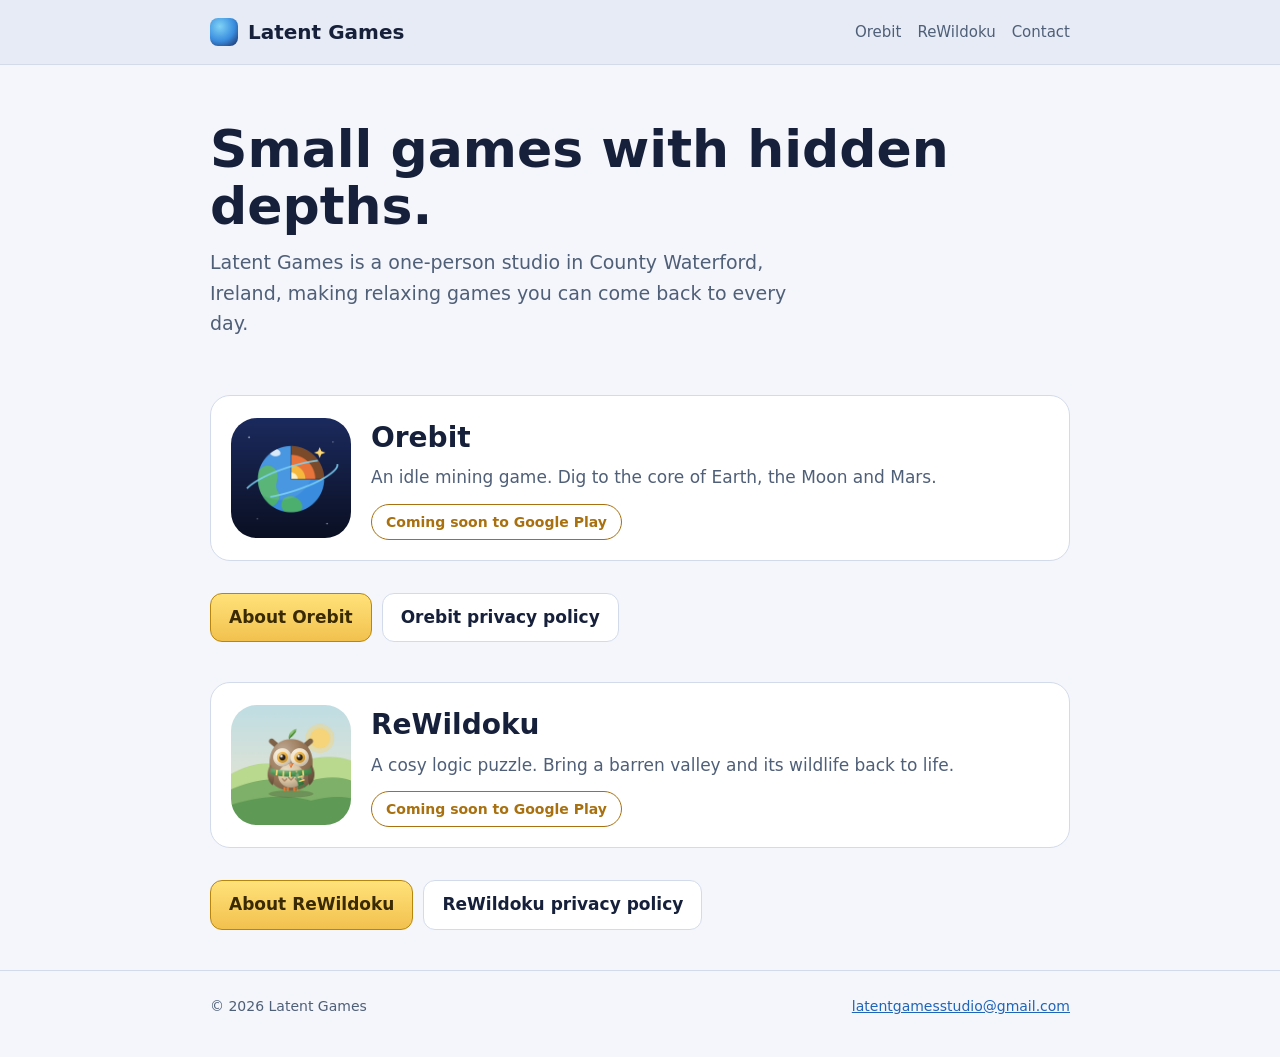
<file: index.html>
<!doctype html>
<html lang="en">
<head>
<meta charset="utf-8">
<meta name="viewport" content="width=device-width, initial-scale=1">
<title>Latent Games</title>
<meta name="description" content="Latent Games is a one-person game studio in Ireland. We make Orebit, an idle mining game across Earth, the Moon and Mars, and ReWildoku, a cosy rewilding logic puzzle.">
<link rel="icon" href="favicon.png">
<link rel="stylesheet" href="assets/style.css">
</head>
<body>
<header class="top"><div class="wrap">
  <a class="brand" href="./"><i></i>Latent Games</a>
  <nav><a href="orebit/">Orebit</a><a href="rewildoku/">ReWildoku</a><a href="mailto:latentgamesstudio@gmail.com">Contact</a></nav>
</div></header>
<main class="wrap">
  <section class="hero">
    <h1>Small games with hidden depths.</h1>
    <p>Latent Games is a one-person studio in County Waterford, Ireland, making relaxing games you can come back to every day.</p>
  </section>
  <section class="game">
    <img class="icon" src="assets/orebit-icon.png" alt="Orebit app icon: Earth with a slice cut away showing its glowing layers">
    <div>
      <h2>Orebit</h2>
      <p>An idle mining game. Dig to the core of Earth, the Moon and Mars.</p>
      <span class="badge">Coming soon to Google Play</span>
    </div>
  </section>
  <div class="links">
    <a class="btn gold" href="orebit/">About Orebit</a>
    <a class="btn" href="orebit/privacy/">Orebit privacy policy</a>
  </div>
  <section class="game">
    <img class="icon" src="assets/rewildoku-icon.png" alt="ReWildoku app icon: Hazel the owl in a green scarf on a sunny hillside">
    <div>
      <h2>ReWildoku</h2>
      <p>A cosy logic puzzle. Bring a barren valley and its wildlife back to life.</p>
      <span class="badge">Coming soon to Google Play</span>
    </div>
  </section>
  <div class="links">
    <a class="btn gold" href="rewildoku/">About ReWildoku</a>
    <a class="btn" href="rewildoku/privacy/">ReWildoku privacy policy</a>
  </div>
</main>
<footer><div class="wrap"><span>© 2026 Latent Games</span><a href="mailto:latentgamesstudio@gmail.com">latentgamesstudio@gmail.com</a></div></footer>
</body>
</html>
</file>
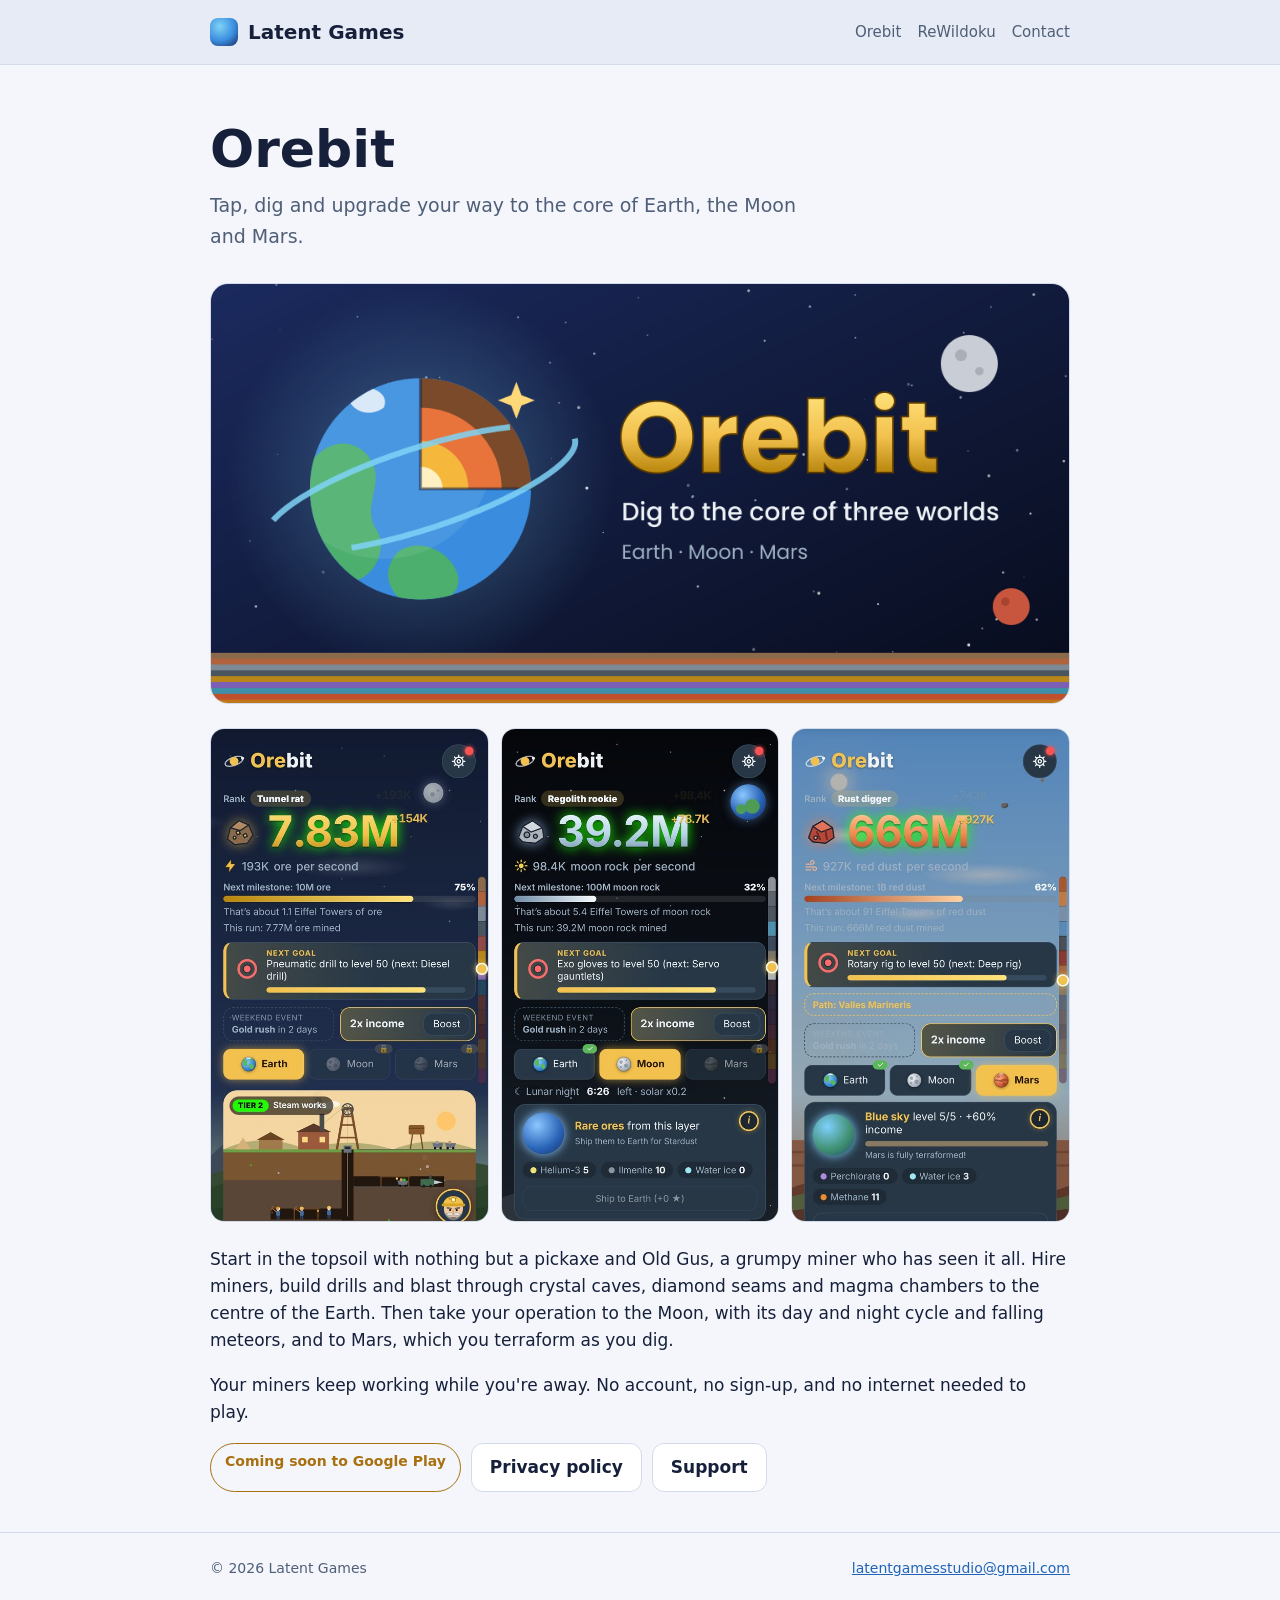
<file: orebit/index.html>
<!doctype html>
<html lang="en">
<head>
<meta charset="utf-8">
<meta name="viewport" content="width=device-width, initial-scale=1">
<title>Orebit · Latent Games</title>
<meta name="description" content="Orebit is an idle mining game. Tap, dig and upgrade your way to the core of Earth, the Moon and Mars.">
<link rel="icon" href="../favicon.png">
<link rel="stylesheet" href="../assets/style.css">
</head>
<body>
<header class="top"><div class="wrap">
  <a class="brand" href="../"><i></i>Latent Games</a>
  <nav><a href="./">Orebit</a><a href="../rewildoku/">ReWildoku</a><a href="mailto:latentgamesstudio@gmail.com">Contact</a></nav>
</div></header>
<main class="wrap">
  <section class="hero">
    <h1>Orebit</h1>
    <p>Tap, dig and upgrade your way to the core of Earth, the Moon and Mars.</p>
  </section>
  <img class="banner" src="../assets/orebit-banner.png" alt="Orebit: dig to the core of three worlds">
  <div class="shots">
    <img src="../assets/01-earth-crystal.jpg" alt="Digging through the crystal caves on Earth" loading="lazy">
    <img src="../assets/03-moon.jpg" alt="Mining the Moon at lunar night" loading="lazy">
    <img src="../assets/04-mars.jpg" alt="A terraformed Mars" loading="lazy">
  </div>
  <p>Start in the topsoil with nothing but a pickaxe and Old Gus, a grumpy miner who has seen it all. Hire miners, build drills and blast through crystal caves, diamond seams and magma chambers to the centre of the Earth. Then take your operation to the Moon, with its day and night cycle and falling meteors, and to Mars, which you terraform as you dig.</p>
  <p>Your miners keep working while you're away. No account, no sign-up, and no internet needed to play.</p>
  <div class="links">
    <span class="badge">Coming soon to Google Play</span>
    <a class="btn" href="privacy/">Privacy policy</a>
    <a class="btn" href="mailto:latentgamesstudio@gmail.com?subject=Orebit">Support</a>
  </div>
</main>
<footer><div class="wrap"><span>© 2026 Latent Games</span><a href="mailto:latentgamesstudio@gmail.com">latentgamesstudio@gmail.com</a></div></footer>
</body>
</html>
</file>
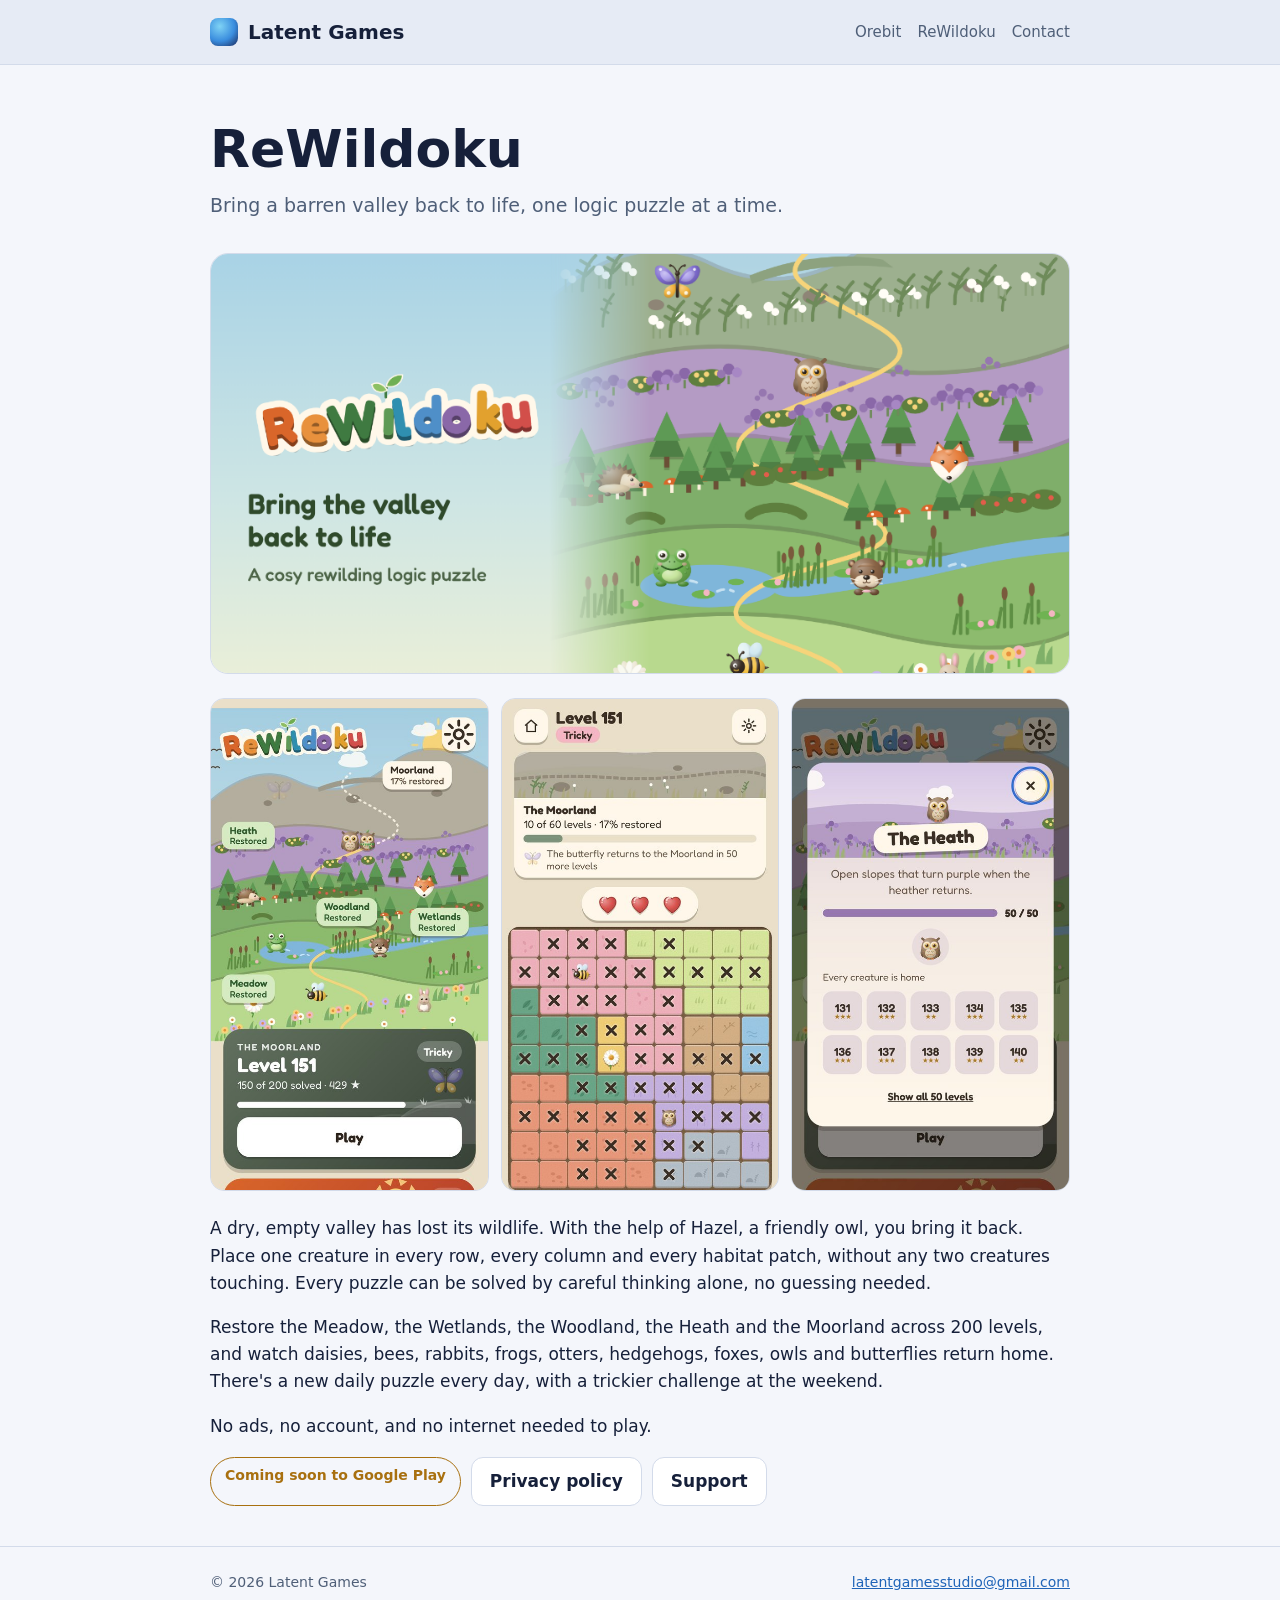
<file: rewildoku/index.html>
<!doctype html>
<html lang="en">
<head>
<meta charset="utf-8">
<meta name="viewport" content="width=device-width, initial-scale=1">
<title>ReWildoku · Latent Games</title>
<meta name="description" content="ReWildoku is a cosy rewilding logic puzzle. Solve puzzles to bring a barren valley and its wildlife back to life.">
<link rel="icon" href="../favicon.png">
<link rel="stylesheet" href="../assets/style.css">
</head>
<body>
<header class="top"><div class="wrap">
  <a class="brand" href="../"><i></i>Latent Games</a>
  <nav><a href="../orebit/">Orebit</a><a href="./">ReWildoku</a><a href="mailto:latentgamesstudio@gmail.com">Contact</a></nav>
</div></header>
<main class="wrap">
  <section class="hero">
    <h1>ReWildoku</h1>
    <p>Bring a barren valley back to life, one logic puzzle at a time.</p>
  </section>
  <img class="banner" src="../assets/rewildoku-banner.png" alt="ReWildoku: bring the valley back to life">
  <div class="shots">
    <img src="../assets/rw-01-valley.jpg" alt="The valley map, with the Meadow, Wetlands and Woodland restored" loading="lazy">
    <img src="../assets/rw-02-puzzle.jpg" alt="A 9 by 9 puzzle in progress on the Moorland" loading="lazy">
    <img src="../assets/rw-03-heath.jpg" alt="The Heath fully restored, with its owl back home" loading="lazy">
  </div>
  <p>A dry, empty valley has lost its wildlife. With the help of Hazel, a friendly owl, you bring it back. Place one creature in every row, every column and every habitat patch, without any two creatures touching. Every puzzle can be solved by careful thinking alone, no guessing needed.</p>
  <p>Restore the Meadow, the Wetlands, the Woodland, the Heath and the Moorland across 200 levels, and watch daisies, bees, rabbits, frogs, otters, hedgehogs, foxes, owls and butterflies return home. There's a new daily puzzle every day, with a trickier challenge at the weekend.</p>
  <p>No ads, no account, and no internet needed to play.</p>
  <div class="links">
    <span class="badge">Coming soon to Google Play</span>
    <a class="btn" href="privacy/">Privacy policy</a>
    <a class="btn" href="mailto:latentgamesstudio@gmail.com?subject=ReWildoku">Support</a>
  </div>
</main>
<footer><div class="wrap"><span>© 2026 Latent Games</span><a href="mailto:latentgamesstudio@gmail.com">latentgamesstudio@gmail.com</a></div></footer>
</body>
</html>
</file>
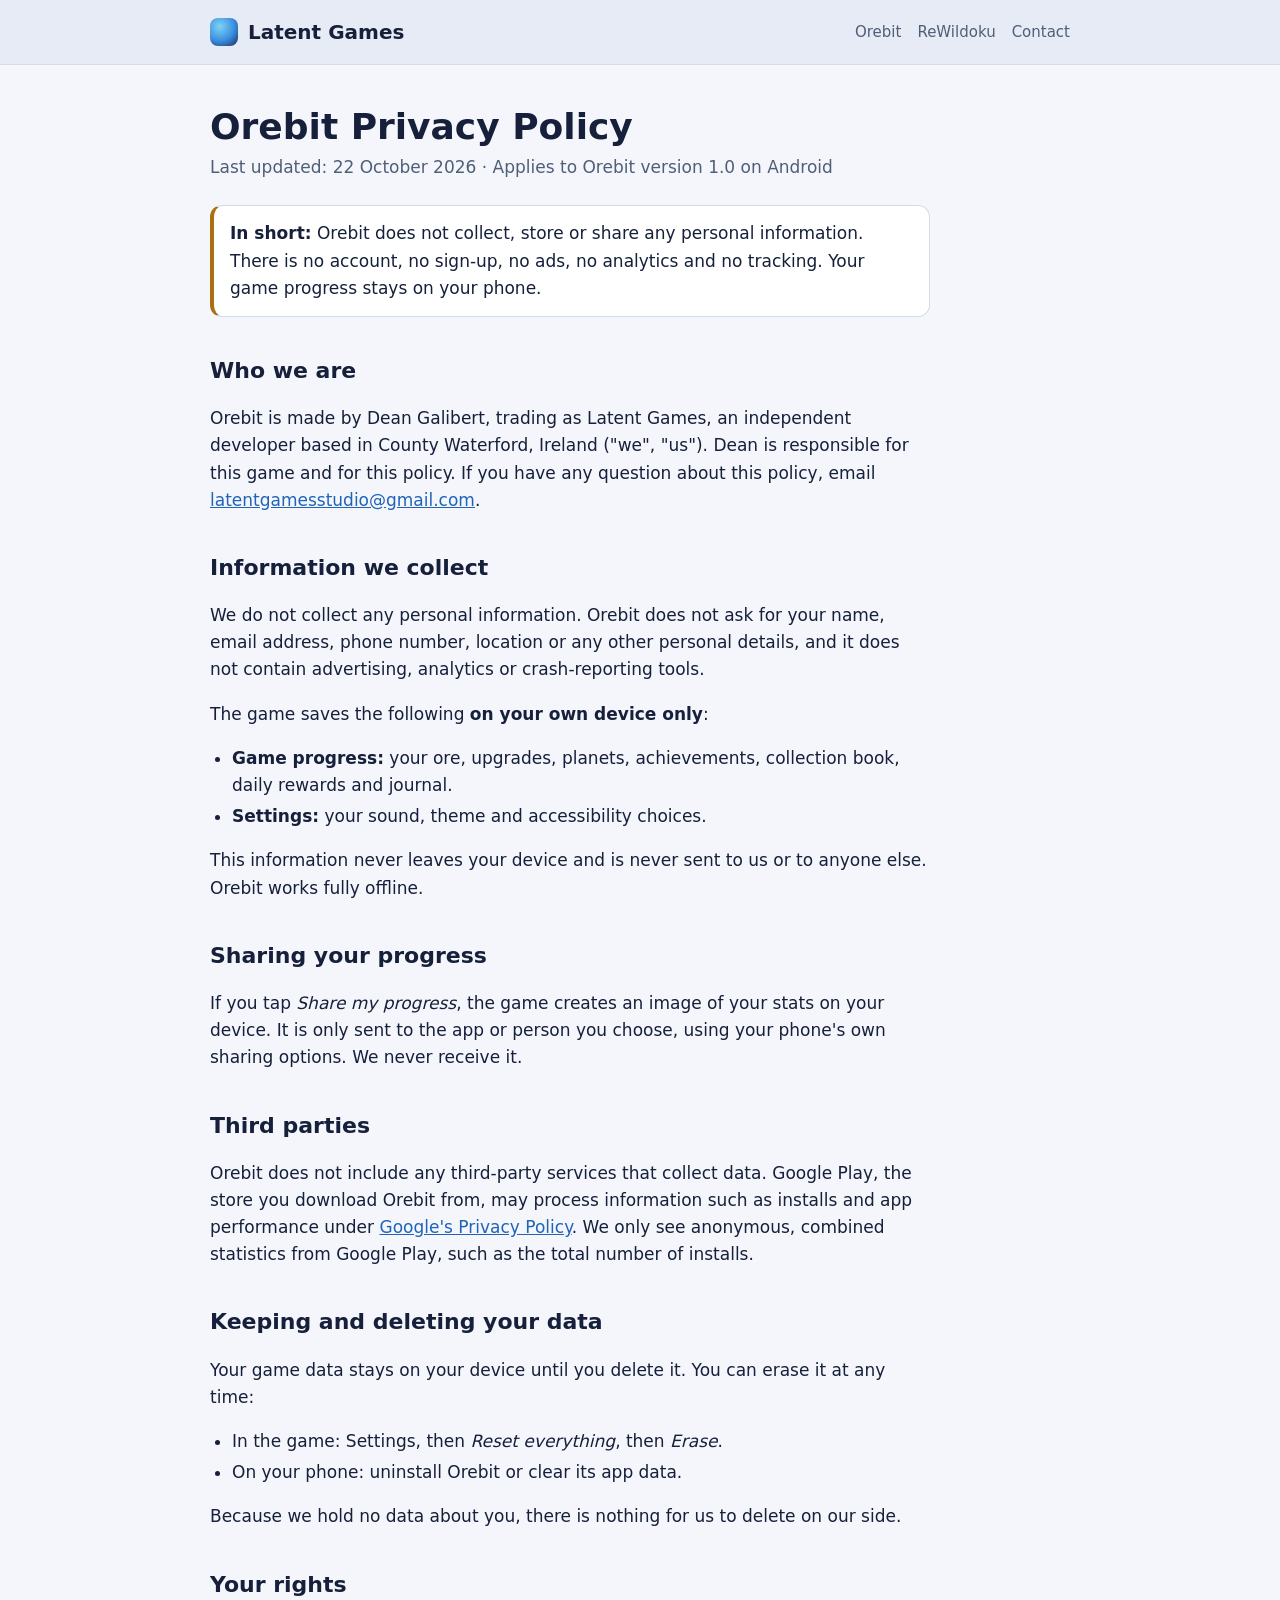
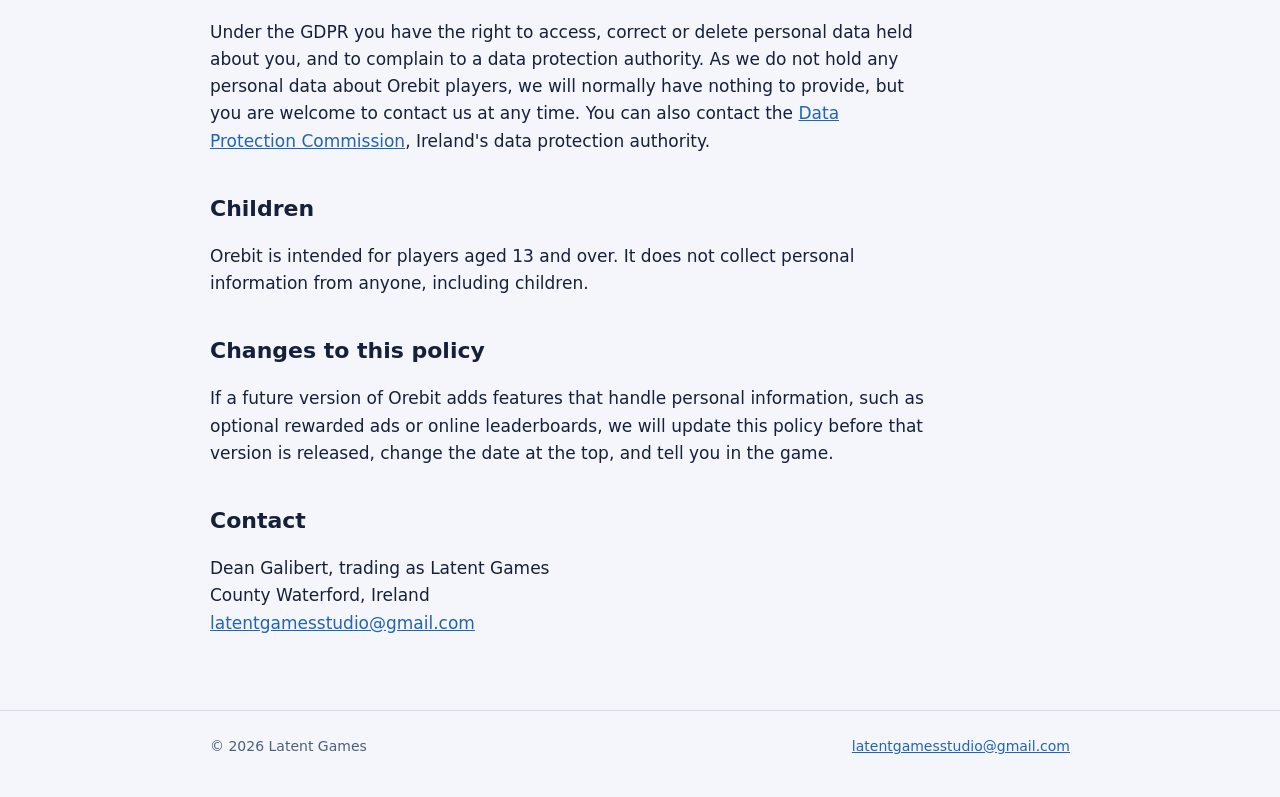
<file: orebit/privacy/index.html>
<!doctype html>
<html lang="en">
<head>
<meta charset="utf-8">
<meta name="viewport" content="width=device-width, initial-scale=1">
<title>Orebit Privacy Policy · Latent Games</title>
<meta name="description" content="How the Orebit game handles your information.">
<link rel="icon" href="../../favicon.png">
<link rel="stylesheet" href="../../assets/style.css">
</head>
<body>
<header class="top"><div class="wrap">
  <a class="brand" href="../../"><i></i>Latent Games</a>
  <nav><a href="../">Orebit</a><a href="../../rewildoku/">ReWildoku</a><a href="mailto:latentgamesstudio@gmail.com">Contact</a></nav>
</div></header>
<main class="wrap">
<article>
  <h1>Orebit Privacy Policy</h1>
  <p class="meta">Last updated: 22 October 2026 · Applies to Orebit version 1.0 on Android</p>

  <div class="note"><strong>In short:</strong> Orebit does not collect, store or share any personal information. There is no account, no sign-up, no ads, no analytics and no tracking. Your game progress stays on your phone.</div>

  <h2>Who we are</h2>
  <p>Orebit is made by Dean Galibert, trading as Latent Games, an independent developer based in County Waterford, Ireland ("we", "us"). Dean is responsible for this game and for this policy. If you have any question about this policy, email <a href="mailto:latentgamesstudio@gmail.com">latentgamesstudio@gmail.com</a>.</p>

  <h2>Information we collect</h2>
  <p>We do not collect any personal information. Orebit does not ask for your name, email address, phone number, location or any other personal details, and it does not contain advertising, analytics or crash-reporting tools.</p>
  <p>The game saves the following <strong>on your own device only</strong>:</p>
  <ul>
    <li><strong>Game progress:</strong> your ore, upgrades, planets, achievements, collection book, daily rewards and journal.</li>
    <li><strong>Settings:</strong> your sound, theme and accessibility choices.</li>
  </ul>
  <p>This information never leaves your device and is never sent to us or to anyone else. Orebit works fully offline.</p>

  <h2>Sharing your progress</h2>
  <p>If you tap <em>Share my progress</em>, the game creates an image of your stats on your device. It is only sent to the app or person you choose, using your phone's own sharing options. We never receive it.</p>

  <h2>Third parties</h2>
  <p>Orebit does not include any third-party services that collect data. Google Play, the store you download Orebit from, may process information such as installs and app performance under <a href="https://policies.google.com/privacy">Google's Privacy Policy</a>. We only see anonymous, combined statistics from Google Play, such as the total number of installs.</p>

  <h2>Keeping and deleting your data</h2>
  <p>Your game data stays on your device until you delete it. You can erase it at any time:</p>
  <ul>
    <li>In the game: Settings, then <em>Reset everything</em>, then <em>Erase</em>.</li>
    <li>On your phone: uninstall Orebit or clear its app data.</li>
  </ul>
  <p>Because we hold no data about you, there is nothing for us to delete on our side.</p>

  <h2>Your rights</h2>
  <p>Under the GDPR you have the right to access, correct or delete personal data held about you, and to complain to a data protection authority. As we do not hold any personal data about Orebit players, we will normally have nothing to provide, but you are welcome to contact us at any time. You can also contact the <a href="https://www.dataprotection.ie">Data Protection Commission</a>, Ireland's data protection authority.</p>

  <h2>Children</h2>
  <p>Orebit is intended for players aged 13 and over. It does not collect personal information from anyone, including children.</p>

  <h2>Changes to this policy</h2>
  <p>If a future version of Orebit adds features that handle personal information, such as optional rewarded ads or online leaderboards, we will update this policy before that version is released, change the date at the top, and tell you in the game.</p>

  <h2>Contact</h2>
  <p>Dean Galibert, trading as Latent Games<br>County Waterford, Ireland<br><a href="mailto:latentgamesstudio@gmail.com">latentgamesstudio@gmail.com</a></p>
</article>
</main>
<footer><div class="wrap"><span>© 2026 Latent Games</span><a href="mailto:latentgamesstudio@gmail.com">latentgamesstudio@gmail.com</a></div></footer>
</body>
</html>
</file>
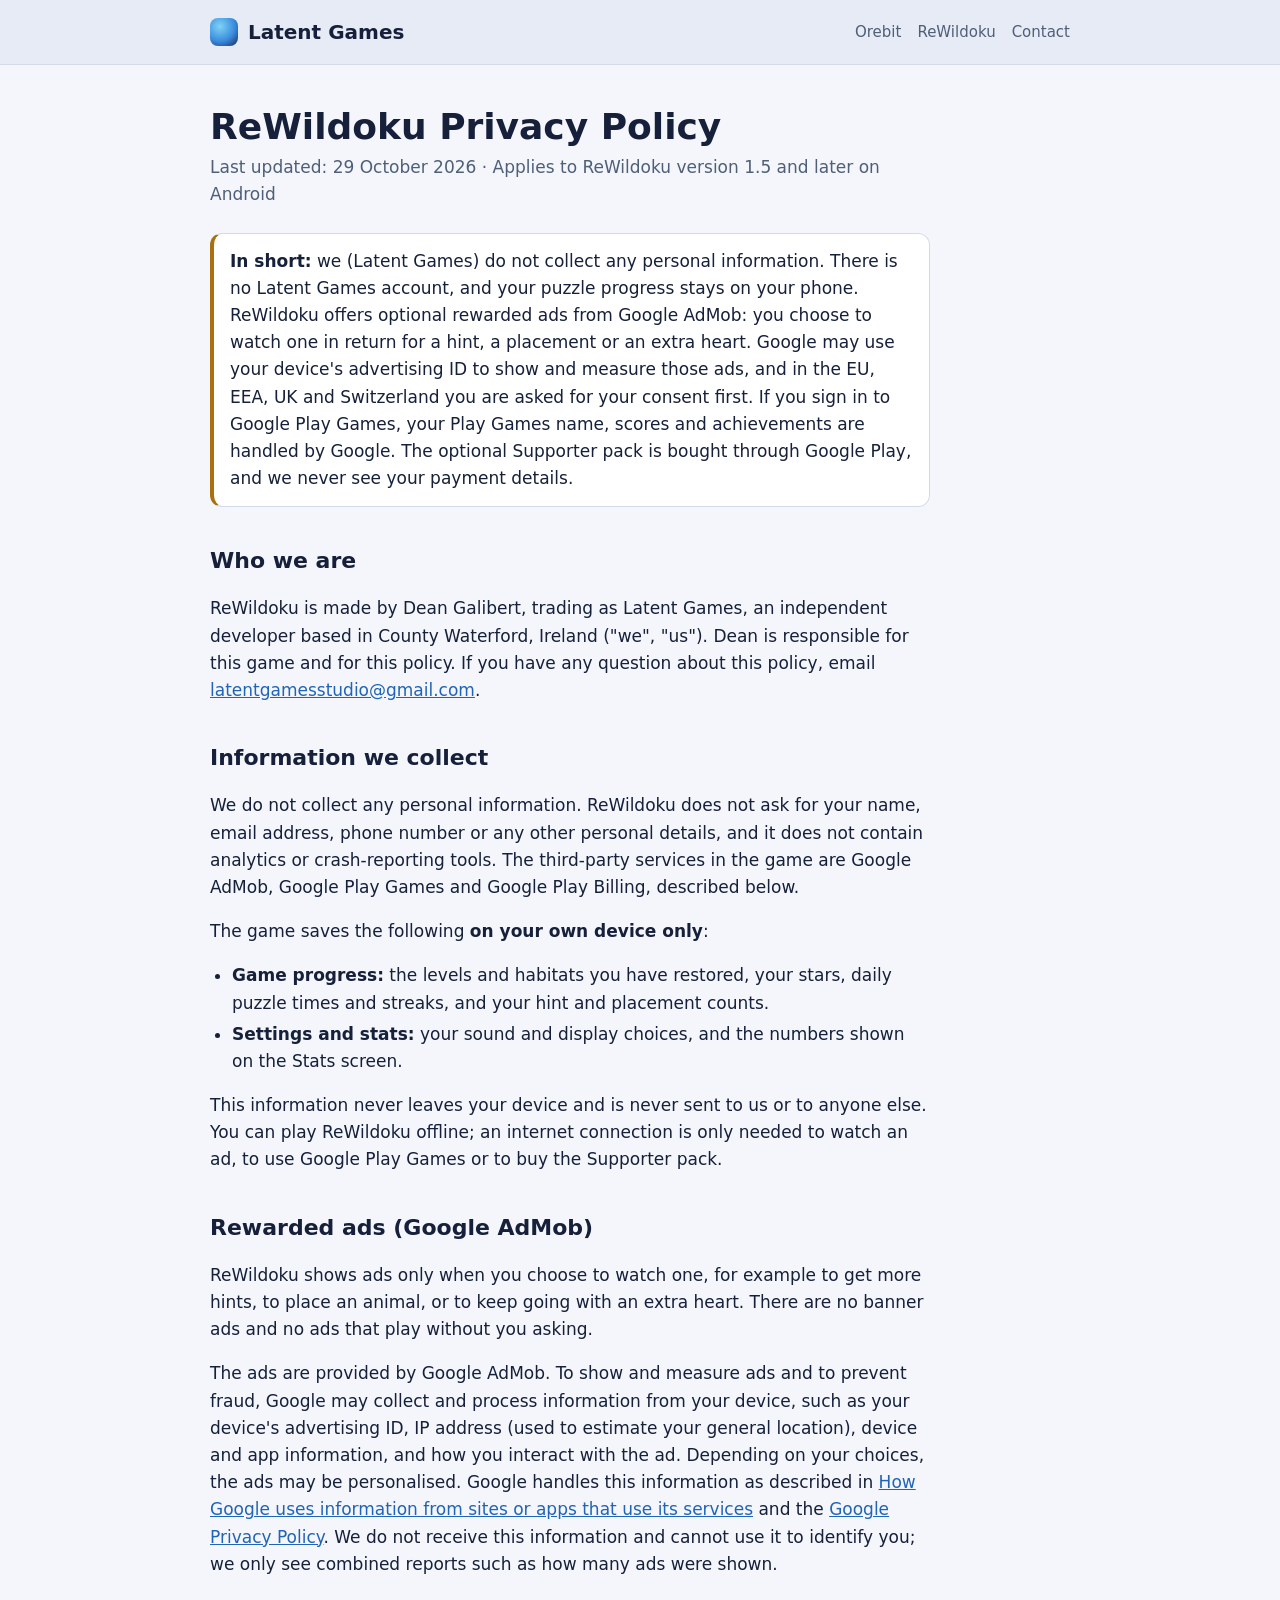
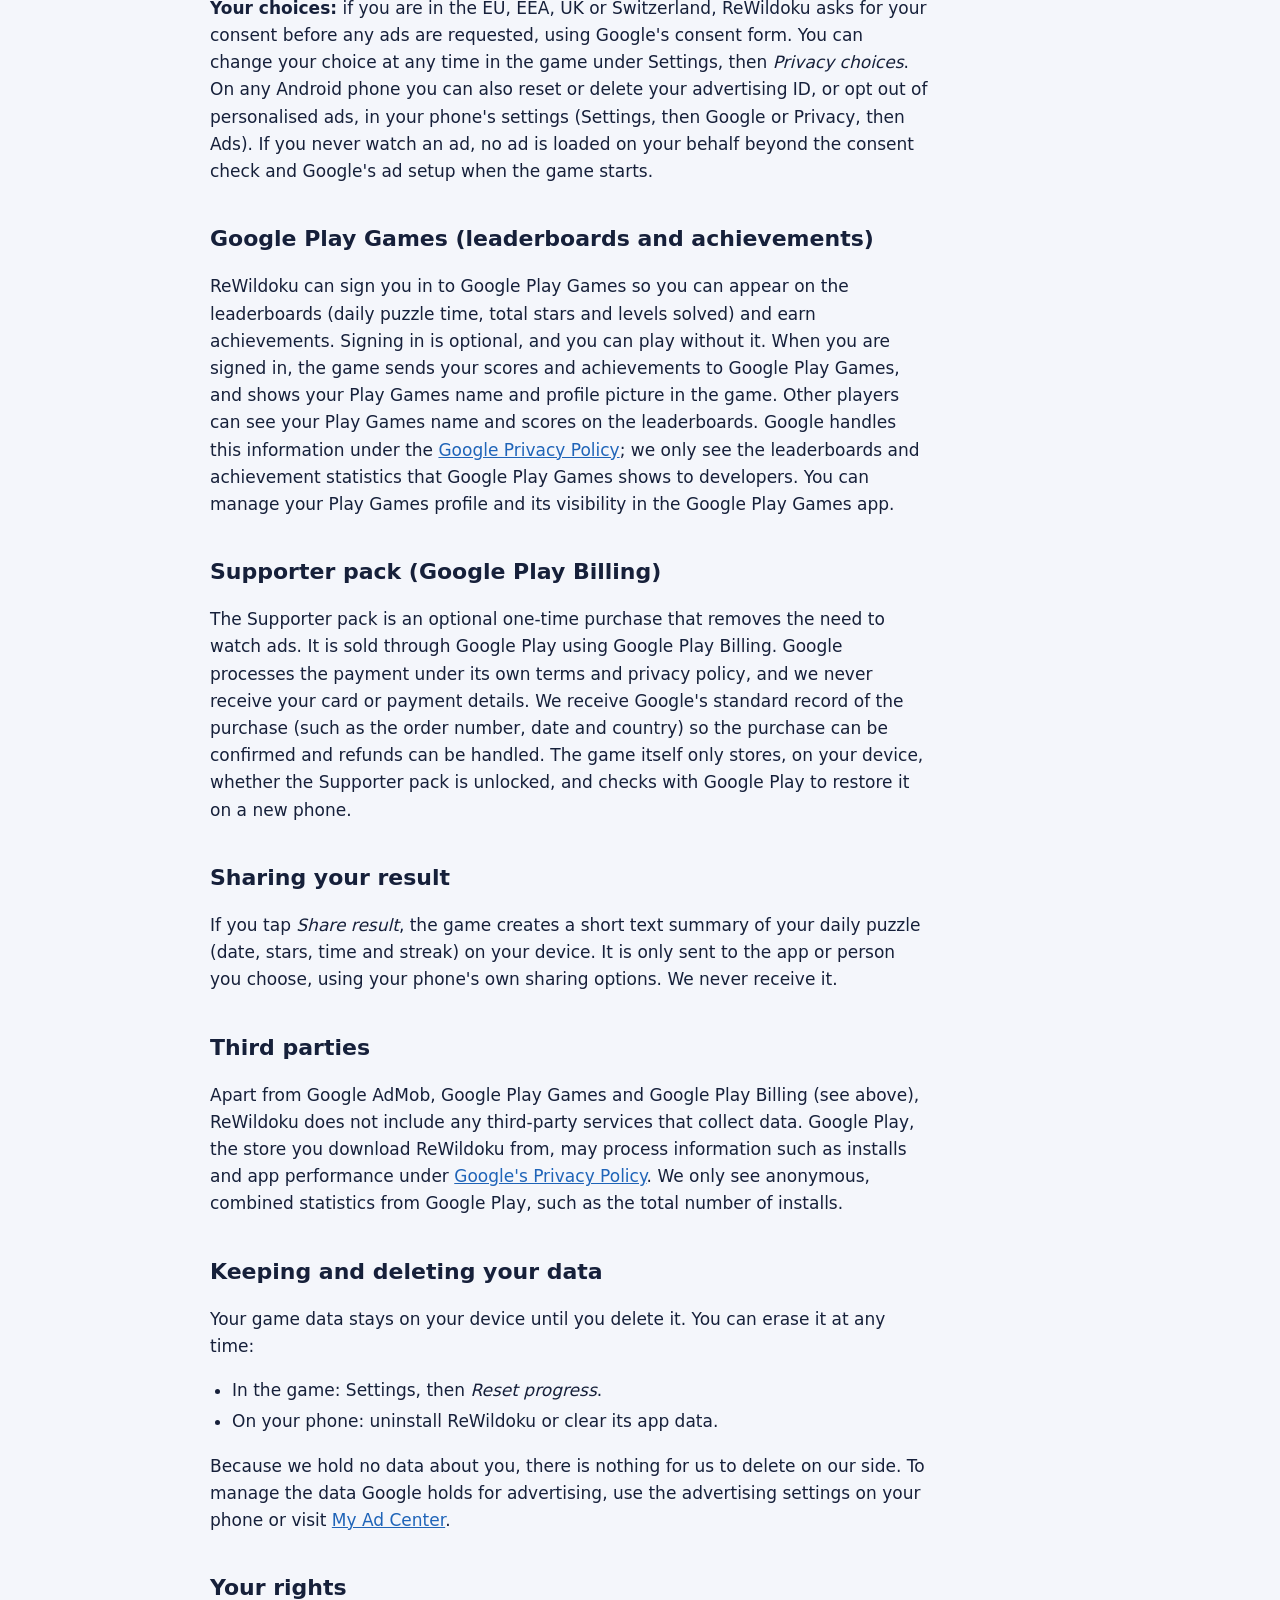
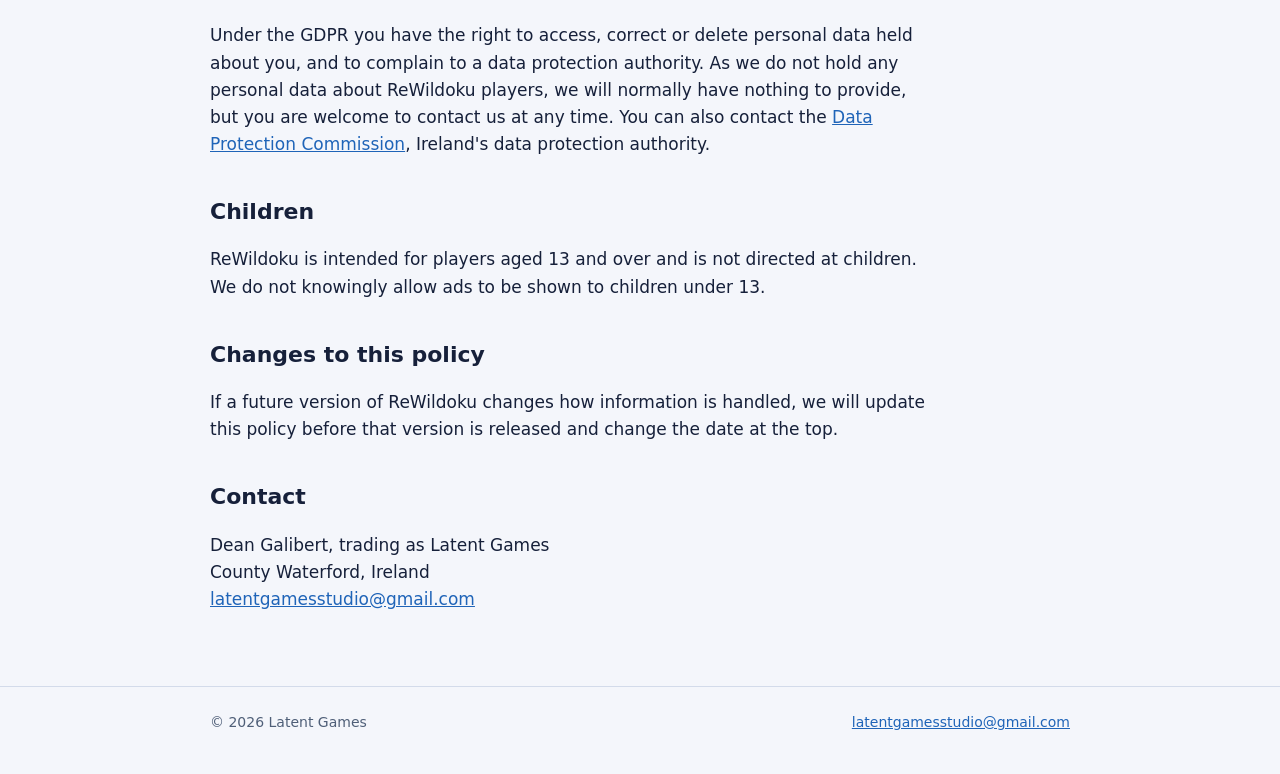
<file: rewildoku/privacy/index.html>
<!doctype html>
<html lang="en">
<head>
<meta charset="utf-8">
<meta name="viewport" content="width=device-width, initial-scale=1">
<title>ReWildoku Privacy Policy · Latent Games</title>
<meta name="description" content="How the ReWildoku game handles your information.">
<link rel="icon" href="../../favicon.png">
<link rel="stylesheet" href="../../assets/style.css">
</head>
<body>
<header class="top"><div class="wrap">
  <a class="brand" href="../../"><i></i>Latent Games</a>
  <nav><a href="../../orebit/">Orebit</a><a href="../">ReWildoku</a><a href="mailto:latentgamesstudio@gmail.com">Contact</a></nav>
</div></header>
<main class="wrap">
<article>
  <h1>ReWildoku Privacy Policy</h1>
  <p class="meta">Last updated: 29 October 2026 · Applies to ReWildoku version 1.5 and later on Android</p>

  <div class="note"><strong>In short:</strong> we (Latent Games) do not collect any personal information. There is no Latent Games account, and your puzzle progress stays on your phone. ReWildoku offers optional rewarded ads from Google AdMob: you choose to watch one in return for a hint, a placement or an extra heart. Google may use your device's advertising ID to show and measure those ads, and in the EU, EEA, UK and Switzerland you are asked for your consent first. If you sign in to Google Play Games, your Play Games name, scores and achievements are handled by Google. The optional Supporter pack is bought through Google Play, and we never see your payment details.</div>

  <h2>Who we are</h2>
  <p>ReWildoku is made by Dean Galibert, trading as Latent Games, an independent developer based in County Waterford, Ireland ("we", "us"). Dean is responsible for this game and for this policy. If you have any question about this policy, email <a href="mailto:latentgamesstudio@gmail.com">latentgamesstudio@gmail.com</a>.</p>

  <h2>Information we collect</h2>
  <p>We do not collect any personal information. ReWildoku does not ask for your name, email address, phone number or any other personal details, and it does not contain analytics or crash-reporting tools. The third-party services in the game are Google AdMob, Google Play Games and Google Play Billing, described below.</p>
  <p>The game saves the following <strong>on your own device only</strong>:</p>
  <ul>
    <li><strong>Game progress:</strong> the levels and habitats you have restored, your stars, daily puzzle times and streaks, and your hint and placement counts.</li>
    <li><strong>Settings and stats:</strong> your sound and display choices, and the numbers shown on the Stats screen.</li>
  </ul>
  <p>This information never leaves your device and is never sent to us or to anyone else. You can play ReWildoku offline; an internet connection is only needed to watch an ad, to use Google Play Games or to buy the Supporter pack.</p>

  <h2>Rewarded ads (Google AdMob)</h2>
  <p>ReWildoku shows ads only when you choose to watch one, for example to get more hints, to place an animal, or to keep going with an extra heart. There are no banner ads and no ads that play without you asking.</p>
  <p>The ads are provided by Google AdMob. To show and measure ads and to prevent fraud, Google may collect and process information from your device, such as your device's advertising ID, IP address (used to estimate your general location), device and app information, and how you interact with the ad. Depending on your choices, the ads may be personalised. Google handles this information as described in <a href="https://policies.google.com/technologies/ads">How Google uses information from sites or apps that use its services</a> and the <a href="https://policies.google.com/privacy">Google Privacy Policy</a>. We do not receive this information and cannot use it to identify you; we only see combined reports such as how many ads were shown.</p>
  <p><strong>Your choices:</strong> if you are in the EU, EEA, UK or Switzerland, ReWildoku asks for your consent before any ads are requested, using Google's consent form. You can change your choice at any time in the game under Settings, then <em>Privacy choices</em>. On any Android phone you can also reset or delete your advertising ID, or opt out of personalised ads, in your phone's settings (Settings, then Google or Privacy, then Ads). If you never watch an ad, no ad is loaded on your behalf beyond the consent check and Google's ad setup when the game starts.</p>

  <h2>Google Play Games (leaderboards and achievements)</h2>
  <p>ReWildoku can sign you in to Google Play Games so you can appear on the leaderboards (daily puzzle time, total stars and levels solved) and earn achievements. Signing in is optional, and you can play without it. When you are signed in, the game sends your scores and achievements to Google Play Games, and shows your Play Games name and profile picture in the game. Other players can see your Play Games name and scores on the leaderboards. Google handles this information under the <a href="https://policies.google.com/privacy">Google Privacy Policy</a>; we only see the leaderboards and achievement statistics that Google Play Games shows to developers. You can manage your Play Games profile and its visibility in the Google Play Games app.</p>

  <h2>Supporter pack (Google Play Billing)</h2>
  <p>The Supporter pack is an optional one-time purchase that removes the need to watch ads. It is sold through Google Play using Google Play Billing. Google processes the payment under its own terms and privacy policy, and we never receive your card or payment details. We receive Google's standard record of the purchase (such as the order number, date and country) so the purchase can be confirmed and refunds can be handled. The game itself only stores, on your device, whether the Supporter pack is unlocked, and checks with Google Play to restore it on a new phone.</p>

  <h2>Sharing your result</h2>
  <p>If you tap <em>Share result</em>, the game creates a short text summary of your daily puzzle (date, stars, time and streak) on your device. It is only sent to the app or person you choose, using your phone's own sharing options. We never receive it.</p>

  <h2>Third parties</h2>
  <p>Apart from Google AdMob, Google Play Games and Google Play Billing (see above), ReWildoku does not include any third-party services that collect data. Google Play, the store you download ReWildoku from, may process information such as installs and app performance under <a href="https://policies.google.com/privacy">Google's Privacy Policy</a>. We only see anonymous, combined statistics from Google Play, such as the total number of installs.</p>

  <h2>Keeping and deleting your data</h2>
  <p>Your game data stays on your device until you delete it. You can erase it at any time:</p>
  <ul>
    <li>In the game: Settings, then <em>Reset progress</em>.</li>
    <li>On your phone: uninstall ReWildoku or clear its app data.</li>
  </ul>
  <p>Because we hold no data about you, there is nothing for us to delete on our side. To manage the data Google holds for advertising, use the advertising settings on your phone or visit <a href="https://myadcenter.google.com">My Ad Center</a>.</p>

  <h2>Your rights</h2>
  <p>Under the GDPR you have the right to access, correct or delete personal data held about you, and to complain to a data protection authority. As we do not hold any personal data about ReWildoku players, we will normally have nothing to provide, but you are welcome to contact us at any time. You can also contact the <a href="https://www.dataprotection.ie">Data Protection Commission</a>, Ireland's data protection authority.</p>

  <h2>Children</h2>
  <p>ReWildoku is intended for players aged 13 and over and is not directed at children. We do not knowingly allow ads to be shown to children under 13.</p>

  <h2>Changes to this policy</h2>
  <p>If a future version of ReWildoku changes how information is handled, we will update this policy before that version is released and change the date at the top.</p>

  <h2>Contact</h2>
  <p>Dean Galibert, trading as Latent Games<br>County Waterford, Ireland<br><a href="mailto:latentgamesstudio@gmail.com">latentgamesstudio@gmail.com</a></p>
</article>
</main>
<footer><div class="wrap"><span>© 2026 Latent Games</span><a href="mailto:latentgamesstudio@gmail.com">latentgamesstudio@gmail.com</a></div></footer>
</body>
</html>
</file>
<file: assets/style.css>
:root{--bg:#0b1024;--bg2:#131c3f;--panel:#18244d;--text:#edf2f7;--muted:#a9b8cc;--gold:#f2c14e;--line:#2a3870;--link:#7fd3f5}
@media (prefers-color-scheme:light){:root{--bg:#f4f6fb;--bg2:#e6ebf5;--panel:#fff;--text:#16203a;--muted:#4f5f78;--gold:#a8700f;--line:#d3dbea;--link:#1f64b8}}
*{box-sizing:border-box}
html{-webkit-text-size-adjust:100%}
body{margin:0;background:var(--bg);color:var(--text);font:17px/1.6 Poppins,system-ui,-apple-system,"Segoe UI",Roboto,sans-serif}
a{color:var(--link)}
.wrap{max-width:900px;margin:0 auto;padding:0 20px}
header.top{border-bottom:1px solid var(--line);background:var(--bg2)}
header.top .wrap{display:flex;align-items:center;justify-content:space-between;gap:12px;min-height:64px}
.brand{display:flex;align-items:center;gap:10px;font-weight:700;font-size:20px;color:var(--text);text-decoration:none}
.brand i{width:28px;height:28px;border-radius:8px;background:radial-gradient(circle at 35% 30%,#7fd3f5,#3a8dde 55%,#1b2a5e);display:block}
nav a{color:var(--muted);text-decoration:none;margin-left:16px;font-size:15px}
nav a:hover{color:var(--text)}
.hero{padding:56px 0 24px}
.hero h1{font-size:clamp(32px,6vw,52px);line-height:1.1;margin:0 0 12px}
.hero p{color:var(--muted);font-size:19px;max-width:620px;margin:0}
.game{display:grid;grid-template-columns:120px 1fr;gap:20px;align-items:center;background:var(--panel);border:1px solid var(--line);border-radius:20px;padding:20px;margin:32px 0}
.game img.icon{width:120px;height:120px;border-radius:26px;display:block}
.game h2{margin:0 0 4px;font-size:28px}
.game p{margin:0 0 12px;color:var(--muted)}
.badge{display:inline-block;white-space:nowrap;padding:6px 14px;border-radius:999px;border:1px solid var(--gold);color:var(--gold);font-size:14px;font-weight:600}
.banner{width:100%;height:auto;border-radius:18px;display:block;margin:8px 0 24px;border:1px solid var(--line)}
.shots{display:grid;grid-template-columns:repeat(3,1fr);gap:12px;margin:0 0 24px}
.shots img{width:100%;height:auto;border-radius:14px;border:1px solid var(--line);display:block}
.links{display:flex;flex-wrap:wrap;gap:10px;margin:0 0 40px}
.btn{display:inline-block;padding:10px 18px;border-radius:12px;background:var(--panel);border:1px solid var(--line);color:var(--text);text-decoration:none;font-weight:600}
.btn.gold{background:linear-gradient(180deg,#ffe27a,#f2c14e);color:#3a2a00;border-color:#b8860b}
article{max-width:720px;padding:40px 0 56px}
article h1{font-size:36px;line-height:1.2;margin:0 0 6px}
article h2{font-size:22px;margin:36px 0 8px}
article .meta{color:var(--muted);margin:0 0 24px}
article ul{padding-left:22px}
article li{margin:4px 0}
.note{background:var(--panel);border:1px solid var(--line);border-left:4px solid var(--gold);border-radius:12px;padding:14px 16px;margin:20px 0}
footer{border-top:1px solid var(--line);color:var(--muted);font-size:14px;padding:24px 0 40px}
footer .wrap{display:flex;flex-wrap:wrap;justify-content:space-between;gap:8px}
@media (max-width:560px){.game{grid-template-columns:72px 1fr;gap:14px;padding:16px}.game img.icon{width:72px;height:72px;border-radius:16px}.game h2{font-size:22px}nav a{margin-left:12px}.shots{gap:8px}}
</file>
